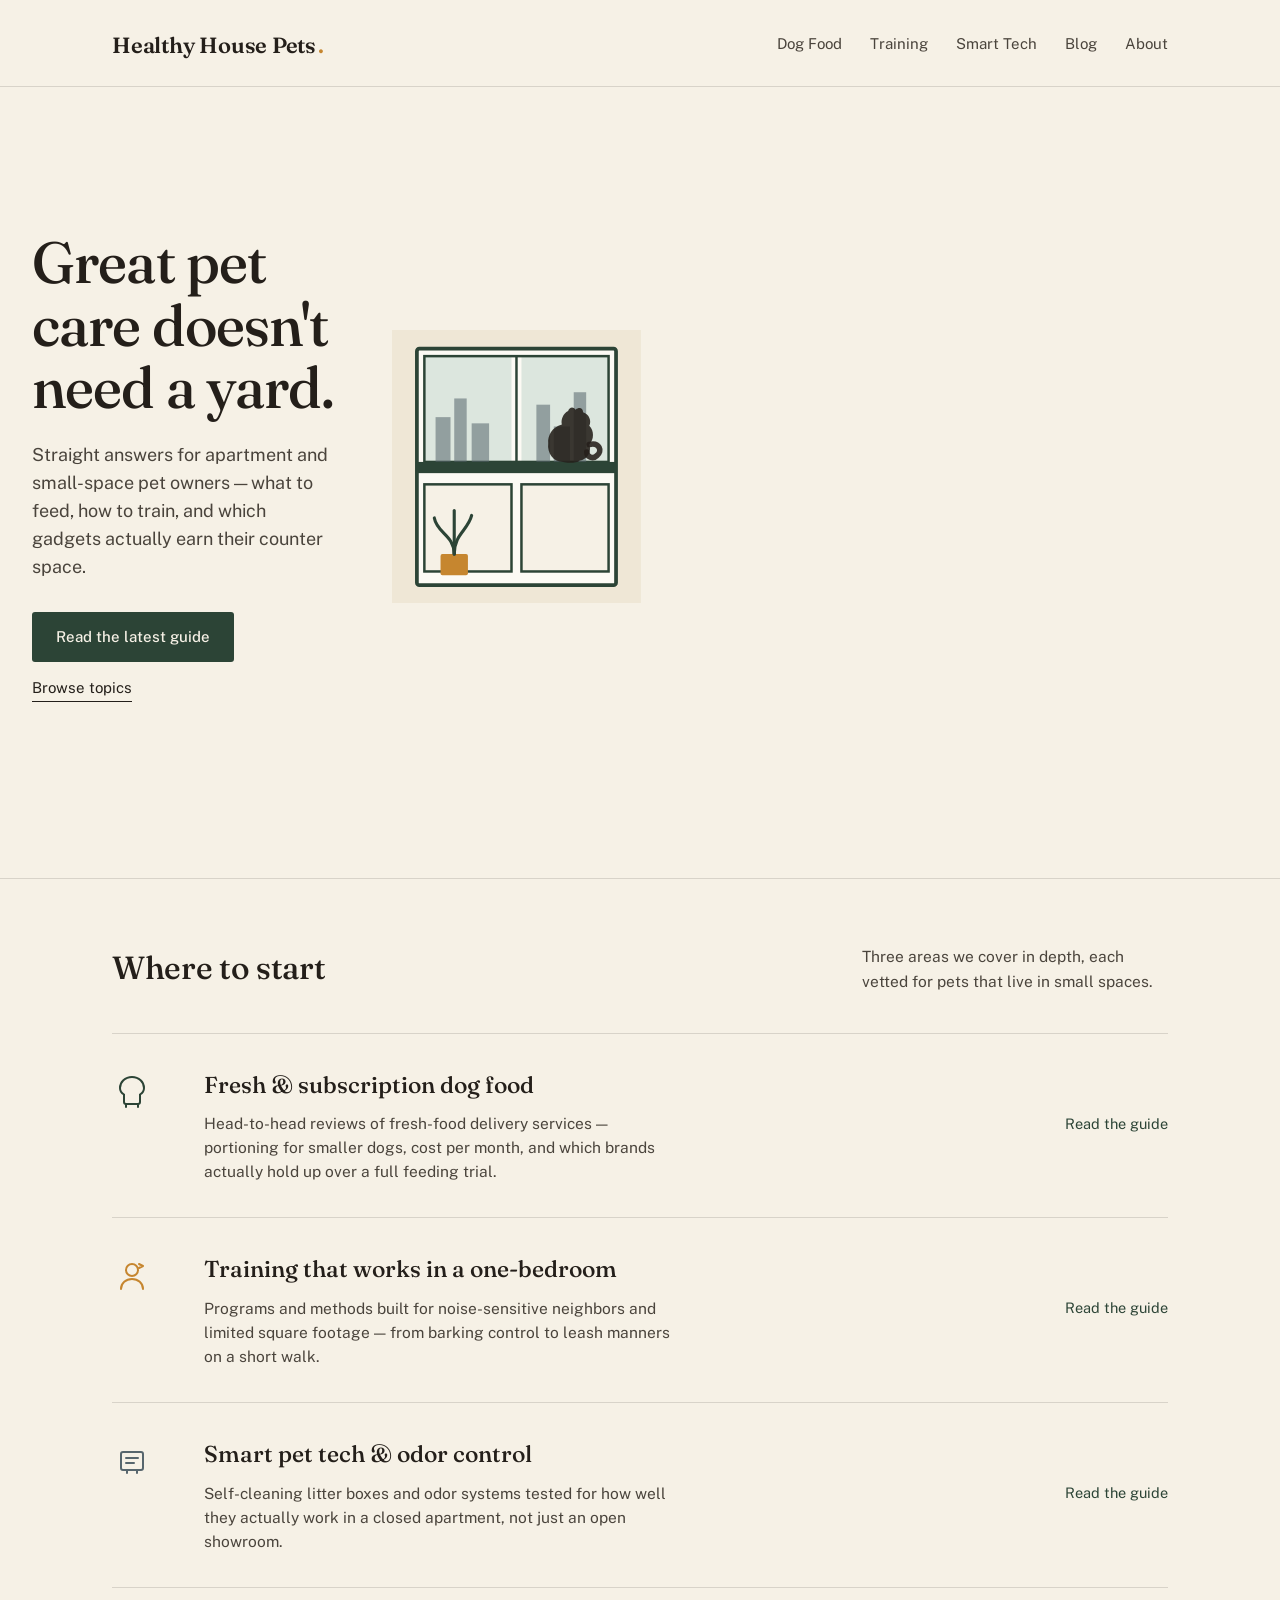
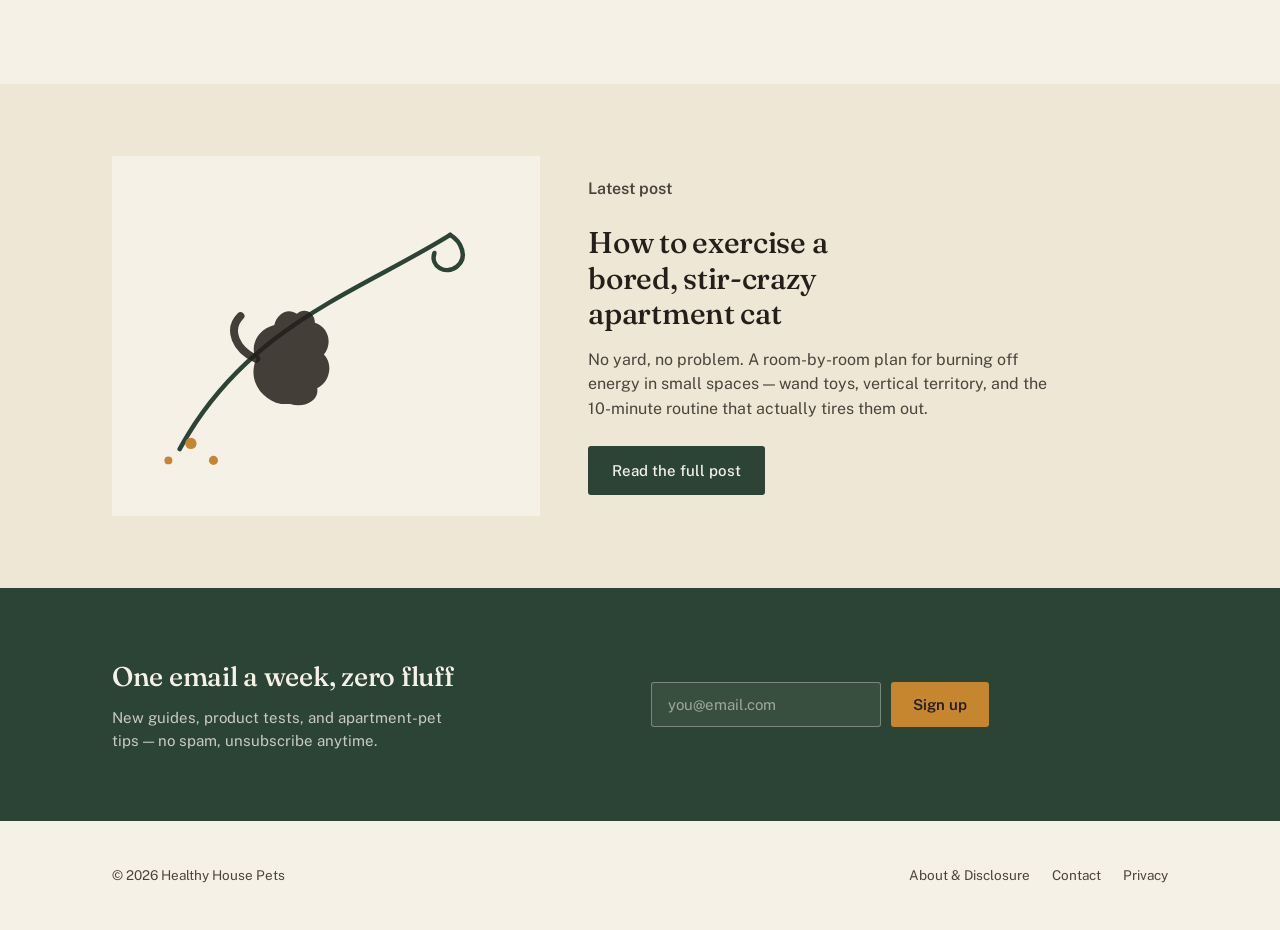
<file: index.html>
<!DOCTYPE html>
<html lang="en">
<head>
<meta charset="UTF-8">
<meta name="viewport" content="width=device-width, initial-scale=1.0">
<title>Healthy House Pets</title>
<link rel="preconnect" href="https://fonts.googleapis.com">
<link rel="preconnect" href="https://fonts.gstatic.com" crossorigin>
<link href="https://fonts.googleapis.com/css2?family=Fraunces:ital,opsz,wght@0,9..144,400;0,9..144,500;0,9..144,600;1,9..144,500&family=Public+Sans:wght@400;500;600&display=swap" rel="stylesheet">
<link rel="stylesheet" href="/style.css">
</head>
<body>

<header>
  <div class="wrap header-row">
    <a class="wordmark" href="#top">Healthy House Pets<span class="dot">.</span></a>
    <nav>
      <a href="#pillars">Dog Food</a>
      <a href="#pillars">Training</a>
      <a href="#pillars">Smart Tech</a>
      <a href="#featured">Blog</a>
      <a href="/about.html">About</a>
    </nav>
  </div>
</header>

<section class="hero" id="top">
  <div class="wrap hero">
    <div>
      <h1>Great pet care doesn't need a yard.</h1>
      <p class="lede">Straight answers for apartment and small-space pet owners &mdash; what to feed, how to train, and which gadgets actually earn their counter space.</p>
      <div class="hero-cta">
        <a class="btn" href="#featured">Read the latest guide</a>
        <a class="btn-ghost" href="#pillars">Browse topics</a>
      </div>
    </div>
    <div class="hero-art">
      <svg class="window-frame" viewBox="0 0 400 440" xmlns="http://www.w3.org/2000/svg">
        <rect x="0" y="0" width="400" height="440" fill="none"/>
        <!-- wall -->
        <rect x="0" y="0" width="400" height="440" fill="#EFE7D6"/>
        <!-- window frame -->
        <rect x="40" y="30" width="320" height="380" rx="4" fill="#FCFAF4" stroke="#2C4436" stroke-width="6"/>
        <!-- sky panes -->
        <rect x="52" y="42" width="140" height="170" fill="#DCE6DE"/>
        <rect x="208" y="42" width="140" height="170" fill="#DCE6DE"/>
        <rect x="52" y="42" width="296" height="170" fill="none" stroke="#2C4436" stroke-width="4"/>
        <line x1="200" y1="42" x2="200" y2="212" stroke="#2C4436" stroke-width="4"/>
        <!-- city skyline through window -->
        <g fill="#57666D" opacity="0.55">
          <rect x="70" y="140" width="24" height="72"/>
          <rect x="100" y="110" width="20" height="102"/>
          <rect x="128" y="150" width="28" height="62"/>
          <rect x="232" y="120" width="22" height="92"/>
          <rect x="260" y="155" width="26" height="57"/>
          <rect x="292" y="100" width="20" height="112"/>
        </g>
        <!-- sill -->
        <rect x="40" y="212" width="320" height="18" fill="#2C4436"/>
        <!-- lower panes / plants area -->
        <rect x="52" y="248" width="140" height="140" fill="#F6F1E6" stroke="#2C4436" stroke-width="4"/>
        <rect x="208" y="248" width="140" height="140" fill="#F6F1E6" stroke="#2C4436" stroke-width="4"/>
        <!-- plant left -->
        <g transform="translate(78,320)">
          <rect x="0" y="40" width="44" height="34" rx="3" fill="#C6862F"/>
          <path d="M22 40 C 22 10, -6 6, -10 -18" stroke="#2C4436" stroke-width="5" fill="none" stroke-linecap="round"/>
          <path d="M22 40 C 22 8, 44 2, 50 -22" stroke="#2C4436" stroke-width="5" fill="none" stroke-linecap="round"/>
          <path d="M22 40 C 22 4, 22 -14, 22 -30" stroke="#2C4436" stroke-width="5" fill="none" stroke-linecap="round"/>
        </g>
        <!-- cat silhouette sitting on sill, viewed from behind -->
        <g transform="translate(255,150)">
          <path d="
            M20 62
            C 4 62, -6 48, -4 32
            C -5 20, 2 6, 18 2
            C 16 -6, 20 -16, 28 -20
            C 30 -26, 36 -28, 40 -22
            C 46 -27, 52 -24, 52 -18
            C 62 -15, 66 -4, 62 4
            C 70 12, 70 26, 62 34
            C 66 44, 60 58, 46 60
            C 44 64, 24 64, 20 62
            Z"
            fill="#241F1A" opacity="0.88"/>
          <!-- tail curl -->
          <path d="M62 34 C 78 30, 84 44, 74 52 C 68 58, 58 54, 58 46" fill="none" stroke="#241F1A" stroke-width="9" stroke-linecap="round" opacity="0.88"/>
        </g>
      </svg>
    </div>
  </div>
</section>

<section class="pillars" id="pillars">
  <div class="wrap">
    <div class="pillars-head">
      <h2>Where to start</h2>
      <p>Three areas we cover in depth, each vetted for pets that live in small spaces.</p>
    </div>

    <div class="pillar">
      <div class="pillar-icon">
        <svg viewBox="0 0 40 40" fill="none" xmlns="http://www.w3.org/2000/svg">
          <path d="M8 16c0-6 5-11 12-11s12 5 12 11c0 3-1.5 5-4 6.5V30a2 2 0 0 1-2 2H14a2 2 0 0 1-2-2v-7.5C9.5 21 8 19 8 16Z" stroke="#2C4436" stroke-width="2"/>
          <path d="M14 32v3M26 32v3" stroke="#2C4436" stroke-width="2" stroke-linecap="round"/>
        </svg>
      </div>
      <div class="pillar-body">
        <h3>Fresh &amp; subscription dog food</h3>
        <p>Head-to-head reviews of fresh-food delivery services &mdash; portioning for smaller dogs, cost per month, and which brands actually hold up over a full feeding trial.</p>
      </div>
      <a class="pillar-link" href="#">Read the guide</a>
    </div>

    <div class="pillar">
      <div class="pillar-icon">
        <svg viewBox="0 0 40 40" fill="none" xmlns="http://www.w3.org/2000/svg">
          <circle cx="20" cy="14" r="6" stroke="#C6862F" stroke-width="2"/>
          <path d="M9 33c0-6 5-10 11-10s11 4 11 10" stroke="#C6862F" stroke-width="2" stroke-linecap="round"/>
          <path d="M27 8l4 2-4 2" stroke="#C6862F" stroke-width="2" stroke-linecap="round" stroke-linejoin="round"/>
        </svg>
      </div>
      <div class="pillar-body">
        <h3>Training that works in a one-bedroom</h3>
        <p>Programs and methods built for noise-sensitive neighbors and limited square footage &mdash; from barking control to leash manners on a short walk.</p>
      </div>
      <a class="pillar-link" href="#">Read the guide</a>
    </div>

    <div class="pillar">
      <div class="pillar-icon">
        <svg viewBox="0 0 40 40" fill="none" xmlns="http://www.w3.org/2000/svg">
          <rect x="9" y="11" width="22" height="18" rx="2" stroke="#57666D" stroke-width="2"/>
          <path d="M15 29v3M25 29v3" stroke="#57666D" stroke-width="2" stroke-linecap="round"/>
          <path d="M14 17h12M14 22h8" stroke="#57666D" stroke-width="2" stroke-linecap="round"/>
        </svg>
      </div>
      <div class="pillar-body">
        <h3>Smart pet tech &amp; odor control</h3>
        <p>Self-cleaning litter boxes and odor systems tested for how well they actually work in a closed apartment, not just an open showroom.</p>
      </div>
      <a class="pillar-link" href="#">Read the guide</a>
    </div>
  </div>
</section>

<section class="featured" id="featured">
  <div class="wrap featured-grid">
    <svg class="featured-art" viewBox="0 0 380 320" xmlns="http://www.w3.org/2000/svg">
      <rect width="380" height="320" fill="#F6F1E6"/>
      <!-- cat toy / wand shape -->
      <g stroke="#2C4436" stroke-width="4" fill="none" stroke-linecap="round">
        <path d="M60 260 C 120 150, 220 120, 300 70"/>
        <path d="M300 70 C 310 76, 316 90, 306 98 C 296 106, 282 98, 286 86"/>
      </g>
      <!-- cat mid-leap silhouette -->
      <g transform="translate(150,150)">
        <path d="
          M0 70
          C -18 66, -30 48, -22 30
          C -28 20, -22 4, -6 0
          C -4 -10, 6 -16, 14 -10
          C 20 -16, 30 -12, 30 -2
          C 42 2, 46 16, 38 26
          C 46 34, 44 50, 32 56
          C 34 66, 22 74, 8 70
          Z" fill="#241F1A" opacity="0.85"/>
        <path d="M-22 30 C -40 22, -48 4, -36 -8" stroke="#241F1A" stroke-width="7" fill="none" stroke-linecap="round" opacity="0.85"/>
      </g>
      <circle cx="70" cy="255" r="5" fill="#C6862F"/>
      <circle cx="90" cy="270" r="4" fill="#C6862F"/>
      <circle cx="50" cy="270" r="3.5" fill="#C6862F"/>
    </svg>
    <div>
      <p class="featured-eyebrow">Latest post</p>
      <h2>How to exercise a bored, stir-crazy apartment cat</h2>
      <p>No yard, no problem. A room-by-room plan for burning off energy in small spaces &mdash; wand toys, vertical territory, and the 10-minute routine that actually tires them out.</p>
      <a class="btn" href="#">Read the full post</a>
    </div>
  </div>
</section>

<section class="newsletter">
  <div class="wrap newsletter-inner">
    <div>
      <h2>One email a week, zero fluff</h2>
      <p>New guides, product tests, and apartment-pet tips &mdash; no spam, unsubscribe anytime.</p>
    </div>
    <form class="signup-form" id="newsletter-form">
      <input type="email" name="email" id="newsletter-email" placeholder="you@email.com" required>
      <button type="submit" id="newsletter-submit">Sign up</button>
    </form>
    <p id="newsletter-message" class="newsletter-message" role="status" aria-live="polite"></p>
  </div>
</section>

<footer>
  <div class="wrap footer-row">
    <span>&copy; 2026 Healthy House Pets</span>
    <div class="footer-links">
      <a href="/about.html">About &amp; Disclosure</a>
      <a href="#">Contact</a>
      <a href="#">Privacy</a>
    </div>
  </div>
</footer>

<script>
  (function () {
    var form = document.getElementById('newsletter-form');
    var button = document.getElementById('newsletter-submit');
    var input = document.getElementById('newsletter-email');
    var message = document.getElementById('newsletter-message');

    form.addEventListener('submit', function (e) {
      e.preventDefault();
      message.textContent = '';
      message.classList.remove('is-error');
      button.disabled = true;
      button.textContent = 'Signing up…';

      fetch('/subscribe', {
        method: 'POST',
        headers: { 'Content-Type': 'application/json' },
        body: JSON.stringify({ email: input.value }),
      })
        .then(function (res) { return res.json().then(function (data) { return { ok: res.ok, data: data }; }); })
        .then(function (result) {
          if (result.data && result.data.ok) {
            message.textContent = "You're in — check your inbox.";
            form.reset();
          } else {
            message.textContent = (result.data && result.data.error) || 'Something went wrong. Please try again.';
            message.classList.add('is-error');
          }
        })
        .catch(function () {
          message.textContent = 'Something went wrong. Please try again.';
          message.classList.add('is-error');
        })
        .finally(function () {
          button.disabled = false;
          button.textContent = 'Sign up';
        });
    });
  })();
</script>
</body>
</html>
</file>
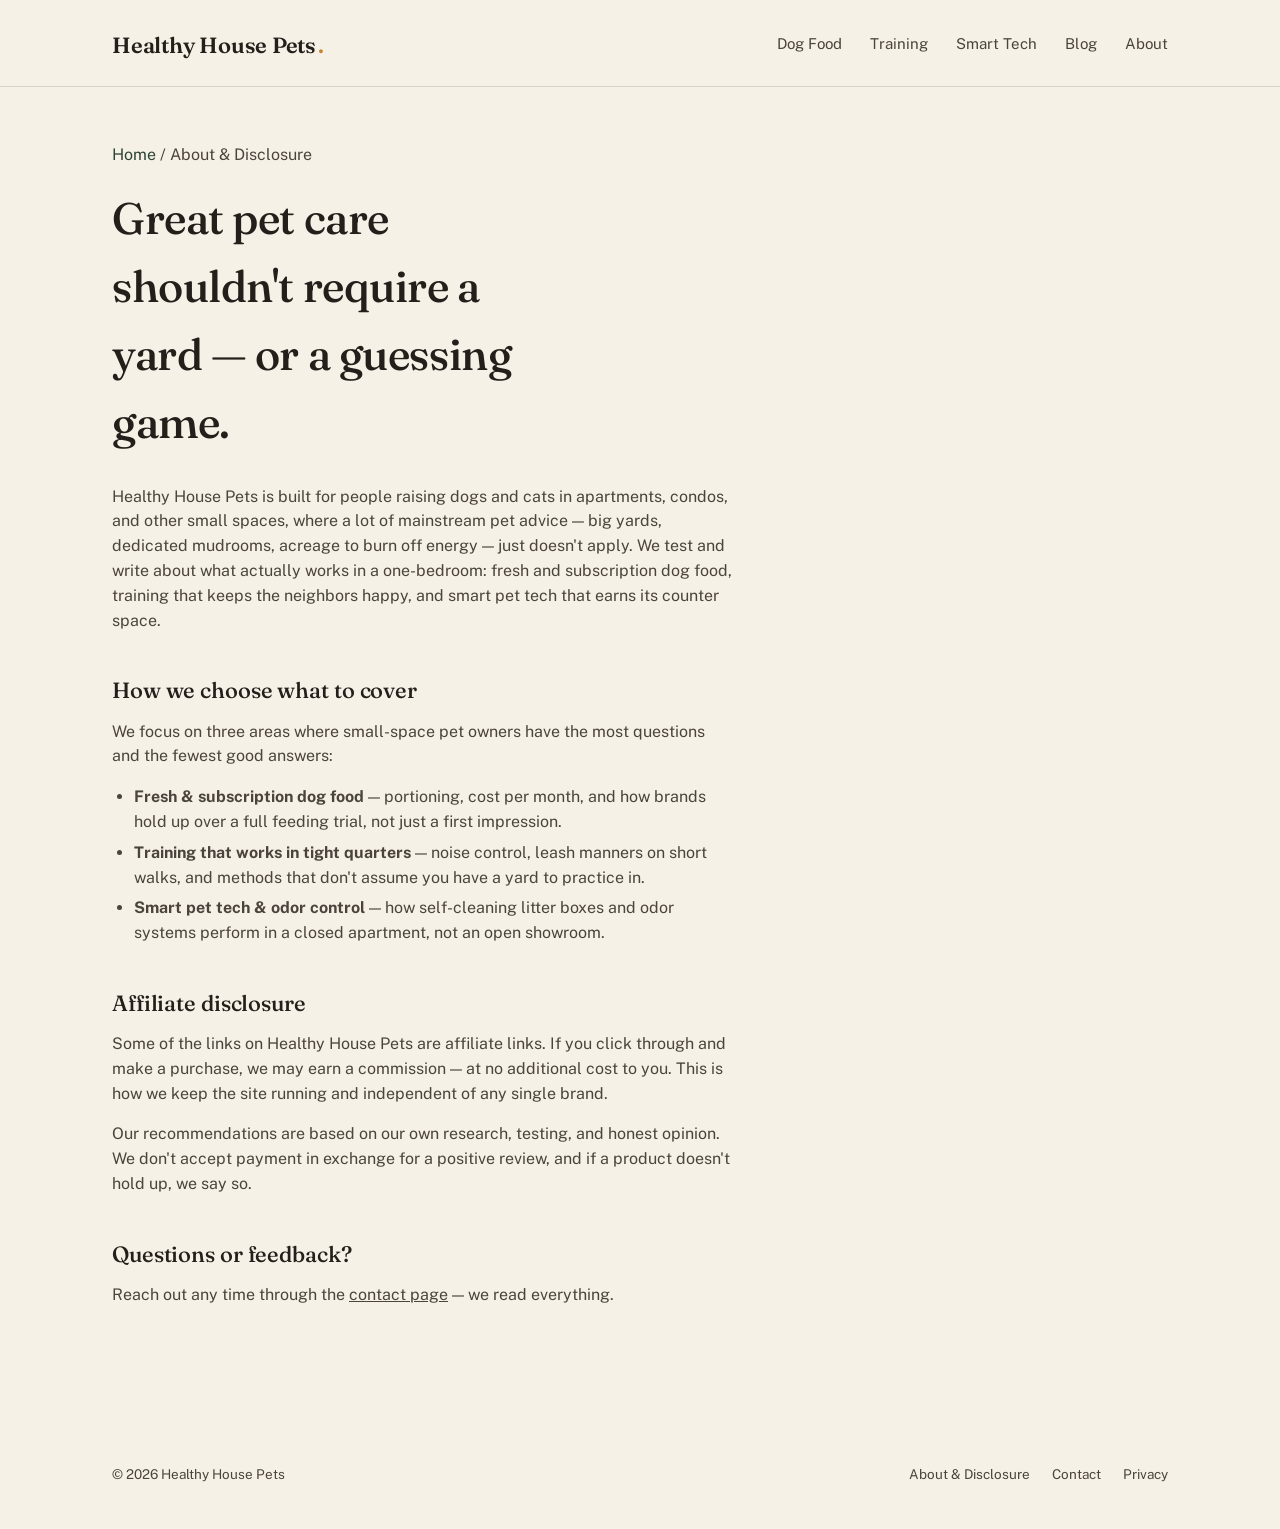
<file: about.html>
<!DOCTYPE html>
<html lang="en">
<head>
<meta charset="UTF-8">
<meta name="viewport" content="width=device-width, initial-scale=1.0">
<title>About & Disclosure — Healthy House Pets</title>
<meta name="description" content="Who writes Healthy House Pets, how we test products for small-space pets, and our affiliate disclosure.">
<link rel="preconnect" href="https://fonts.googleapis.com">
<link rel="preconnect" href="https://fonts.gstatic.com" crossorigin>
<link href="https://fonts.googleapis.com/css2?family=Fraunces:ital,opsz,wght@0,9..144,400;0,9..144,500;0,9..144,600;1,9..144,500&family=Public+Sans:wght@400;500;600&display=swap" rel="stylesheet">
<link rel="stylesheet" href="/style.css">
</head>
<body>

<header>
  <div class="wrap header-row">
    <a class="wordmark" href="/">Healthy House Pets<span class="dot">.</span></a>
    <nav>
      <a href="/#pillars">Dog Food</a>
      <a href="/#pillars">Training</a>
      <a href="/#pillars">Smart Tech</a>
      <a href="/#featured">Blog</a>
      <a href="/about.html">About</a>
    </nav>
  </div>
</header>

<section class="page-content">
  <div class="wrap">
    <p class="breadcrumb"><a href="/">Home</a> / About & Disclosure</p>

    <h1>Great pet care shouldn't require a yard — or a guessing game.</h1>

    <p>Healthy House Pets is built for people raising dogs and cats in apartments, condos, and other small spaces, where a lot of mainstream pet advice — big yards, dedicated mudrooms, acreage to burn off energy — just doesn't apply. We test and write about what actually works in a one-bedroom: fresh and subscription dog food, training that keeps the neighbors happy, and smart pet tech that earns its counter space.</p>

    <h2>How we choose what to cover</h2>
    <p>We focus on three areas where small-space pet owners have the most questions and the fewest good answers:</p>
    <ul>
      <li><strong>Fresh & subscription dog food</strong> — portioning, cost per month, and how brands hold up over a full feeding trial, not just a first impression.</li>
      <li><strong>Training that works in tight quarters</strong> — noise control, leash manners on short walks, and methods that don't assume you have a yard to practice in.</li>
      <li><strong>Smart pet tech & odor control</strong> — how self-cleaning litter boxes and odor systems perform in a closed apartment, not an open showroom.</li>
    </ul>

    <h2>Affiliate disclosure</h2>
    <p>Some of the links on Healthy House Pets are affiliate links. If you click through and make a purchase, we may earn a commission — at no additional cost to you. This is how we keep the site running and independent of any single brand.</p>
    <p>Our recommendations are based on our own research, testing, and honest opinion. We don't accept payment in exchange for a positive review, and if a product doesn't hold up, we say so.</p>

    <h2>Questions or feedback?</h2>
    <p>Reach out any time through the <a href="/contact.html">contact page</a> — we read everything.</p>
  </div>
</section>

<footer>
  <div class="wrap footer-row">
    <span>&copy; 2026 Healthy House Pets</span>
    <div class="footer-links">
      <a href="/about.html">About &amp; Disclosure</a>
      <a href="/contact.html">Contact</a>
      <a href="/privacy.html">Privacy</a>
    </div>
  </div>
</footer>

</body>
</html>
</file>
<file: style.css>
:root {
    --cream: #F6F1E6;
    --cream-deep: #EFE7D6;
    --pine: #2C4436;
    --pine-deep: #1F3226;
    --ochre: #C6862F;
    --ochre-deep: #A66E22;
    --slate: #57666D;
    --ink: #241F1A;
    --ink-soft: #4A443C;
    --rule: rgba(36, 31, 26, 0.14);
    --font-head: "Fraunces", Georgia, "Times New Roman", serif;
    --font-body: "Public Sans", -apple-system, "Segoe UI", sans-serif;
  }

  * { box-sizing: border-box; }
  html { scroll-behavior: smooth; }
  body {
    margin: 0;
    background: var(--cream);
    color: var(--ink);
    font-family: var(--font-body);
    line-height: 1.55;
    -webkit-font-smoothing: antialiased;
  }

  a { color: inherit; }

  .wrap {
    max-width: 1120px;
    margin: 0 auto;
    padding: 0 32px;
  }

  /* ---------- Header ---------- */
  header {
    padding: 28px 0 24px;
    border-bottom: 1px solid var(--rule);
  }
  .header-row {
    display: flex;
    align-items: center;
    justify-content: space-between;
    gap: 24px;
    flex-wrap: wrap;
  }
  .wordmark {
    font-family: var(--font-head);
    font-weight: 600;
    font-size: 22px;
    letter-spacing: -0.01em;
    text-decoration: none;
    display: flex;
    align-items: baseline;
    gap: 2px;
  }
  .wordmark .dot { color: var(--ochre); }
  nav { display: flex; gap: 28px; flex-wrap: wrap; }
  nav a {
    text-decoration: none;
    font-size: 15px;
    color: var(--ink-soft);
    border-bottom: 1px solid transparent;
    padding-bottom: 2px;
    transition: border-color 0.15s ease, color 0.15s ease;
  }
  nav a:hover { color: var(--pine); border-color: var(--pine); }

  /* ---------- Hero ---------- */
  .hero {
    padding-top: 72px;
    padding-bottom: 88px;
    display: grid;
    grid-template-columns: 1.1fr 0.9fr;
    gap: 56px;
    align-items: center;
  }
  .hero h1 {
    font-family: var(--font-head);
    font-weight: 500;
    font-size: clamp(38px, 5vw, 58px);
    line-height: 1.08;
    letter-spacing: -0.015em;
    margin: 0 0 22px;
    max-width: 12ch;
  }
  .hero p.lede {
    font-size: 18px;
    color: var(--ink-soft);
    max-width: 40ch;
    margin: 0 0 32px;
  }
  .hero-cta { display: flex; gap: 14px; flex-wrap: wrap; align-items: center; }
  .btn {
    display: inline-block;
    padding: 13px 24px;
    background: var(--pine);
    color: var(--cream);
    text-decoration: none;
    font-weight: 500;
    font-size: 15px;
    border-radius: 3px;
    transition: background 0.15s ease;
  }
  .btn:hover { background: var(--pine-deep); }
  .btn-ghost {
    color: var(--ink);
    font-size: 15px;
    text-decoration: none;
    border-bottom: 1px solid var(--ink);
    padding-bottom: 2px;
  }

  /* hero illustration: apartment window with cat */
  .hero-art { position: relative; }
  .window-frame {
    width: 100%;
    height: auto;
    display: block;
  }

  /* ---------- Pillars ---------- */
  .pillars {
    padding: 8px 0 96px;
    border-top: 1px solid var(--rule);
  }
  .pillars-head {
    padding: 56px 0 40px;
    display: flex;
    justify-content: space-between;
    align-items: flex-end;
    gap: 24px;
    flex-wrap: wrap;
  }
  .pillars-head h2 {
    font-family: var(--font-head);
    font-weight: 500;
    font-size: 32px;
    margin: 0;
    letter-spacing: -0.01em;
  }
  .pillars-head p {
    color: var(--ink-soft);
    max-width: 34ch;
    margin: 0;
    font-size: 15.5px;
  }

  .pillar {
    display: grid;
    grid-template-columns: 64px 1fr auto;
    gap: 28px;
    align-items: start;
    padding: 34px 0;
    border-top: 1px solid var(--rule);
  }
  .pillar:last-child { border-bottom: 1px solid var(--rule); }
  .pillar-icon { padding-top: 4px; }
  .pillar-icon svg { width: 40px; height: 40px; }
  .pillar-body h3 {
    font-family: var(--font-head);
    font-weight: 500;
    font-size: 23px;
    margin: 0 0 8px;
  }
  .pillar-body p { color: var(--ink-soft); margin: 0; max-width: 52ch; font-size: 15.5px; }
  .pillar-link {
    align-self: center;
    white-space: nowrap;
    font-size: 14.5px;
    text-decoration: none;
    color: var(--pine);
    border-bottom: 1px solid transparent;
    padding-bottom: 2px;
  }
  .pillar-link:hover { border-color: var(--pine); }

  /* ---------- Featured post ---------- */
  .featured {
    background: var(--cream-deep);
    padding: 72px 0;
  }
  .featured-grid {
    display: grid;
    grid-template-columns: 0.85fr 1.15fr;
    gap: 48px;
    align-items: center;
  }
  .featured-art { width: 100%; height: auto; display: block; }
  .featured-eyebrow {
    font-size: 14px;
    color: var(--ochre-deep);
    font-weight: 600;
    margin: 0 0 14px;
  }
  .featured h2 {
    font-family: var(--font-head);
    font-weight: 500;
    font-size: 30px;
    line-height: 1.18;
    margin: 0 0 16px;
    letter-spacing: -0.01em;
    max-width: 16ch;
  }
  .featured p { color: var(--ink-soft); font-size: 16px; max-width: 46ch; margin: 0 0 24px; }

  /* ---------- Newsletter ---------- */
  .newsletter {
    background: var(--pine);
    color: var(--cream);
    padding: 68px 0;
  }
  .newsletter-inner {
    display: flex;
    justify-content: space-between;
    align-items: center;
    gap: 32px;
    flex-wrap: wrap;
  }
  .newsletter h2 {
    font-family: var(--font-head);
    font-weight: 500;
    font-size: 27px;
    margin: 0 0 8px;
    letter-spacing: -0.01em;
  }
  .newsletter p { margin: 0; color: rgba(246, 241, 230, 0.78); font-size: 15px; max-width: 40ch; }
  .signup-form { display: flex; gap: 10px; flex-wrap: wrap; }
  .signup-form input {
    padding: 13px 16px;
    border-radius: 3px;
    border: 1px solid rgba(246, 241, 230, 0.35);
    background: rgba(246, 241, 230, 0.06);
    color: var(--cream);
    font-family: var(--font-body);
    font-size: 15px;
    min-width: 230px;
  }
  .signup-form input::placeholder { color: rgba(246, 241, 230, 0.55); }
  .signup-form button {
    padding: 13px 22px;
    background: var(--ochre);
    color: var(--ink);
    border: none;
    border-radius: 3px;
    font-family: var(--font-body);
    font-weight: 600;
    font-size: 15px;
    cursor: pointer;
    transition: background 0.15s ease;
  }
  .signup-form button:hover { background: var(--ochre-deep); color: var(--cream); }
  .signup-form button:disabled { opacity: 0.6; cursor: default; }
  .newsletter-message {
    margin: 10px 0 0;
    font-size: 14px;
    min-height: 18px;
    color: rgba(246, 241, 230, 0.9);
  }
  .newsletter-message.is-error { color: #E8B4B0; }

  /* ---------- Footer ---------- */
  footer {
    padding: 44px 0;
  }
  .footer-row {
    display: flex;
    justify-content: space-between;
    align-items: center;
    gap: 20px;
    flex-wrap: wrap;
    font-size: 13.5px;
    color: var(--ink-soft);
  }
  .footer-links { display: flex; gap: 22px; flex-wrap: wrap; }
  .footer-links a { text-decoration: none; color: var(--ink-soft); }
  .footer-links a:hover { color: var(--pine); }

  @media (max-width: 820px) {
    .hero { grid-template-columns: 1fr; padding: 48px 0 56px; }
    .hero-art { order: -1; max-width: 320px; margin: 0 auto; }
    .featured-grid { grid-template-columns: 1fr; }
    .pillar { grid-template-columns: 48px 1fr; }
    .pillar-link { grid-column: 2; padding-top: 4px; }
    .pillar-icon svg { width: 32px; height: 32px; }
  }

  @media (prefers-reduced-motion: reduce) {
    * { transition: none !important; scroll-behavior: auto !important; }
  }

/* ---------- Simple content pages (About, etc.) ---------- */
.page-content {
  padding: 56px 0 96px;
}
.page-content h1 {
  font-family: var(--font-head);
  font-weight: 500;
  font-size: clamp(32px, 4.5vw, 44px);
  letter-spacing: -0.01em;
  margin: 0 0 28px;
  max-width: 16ch;
}
.page-content h2 {
  font-family: var(--font-head);
  font-weight: 500;
  font-size: 22px;
  margin: 40px 0 12px;
  letter-spacing: -0.005em;
}
.page-content p {
  color: var(--ink-soft);
  font-size: 16px;
  max-width: 62ch;
  margin: 0 0 16px;
}
.page-content ul {
  color: var(--ink-soft);
  font-size: 16px;
  max-width: 62ch;
  margin: 0 0 16px;
  padding-left: 22px;
}
.page-content li { margin-bottom: 6px; }
.breadcrumb {
  font-size: 14px;
  color: var(--ink-soft);
  margin: 0 0 24px;
}
.breadcrumb a { color: var(--pine); text-decoration: none; }
.breadcrumb a:hover { text-decoration: underline; }
</file>
